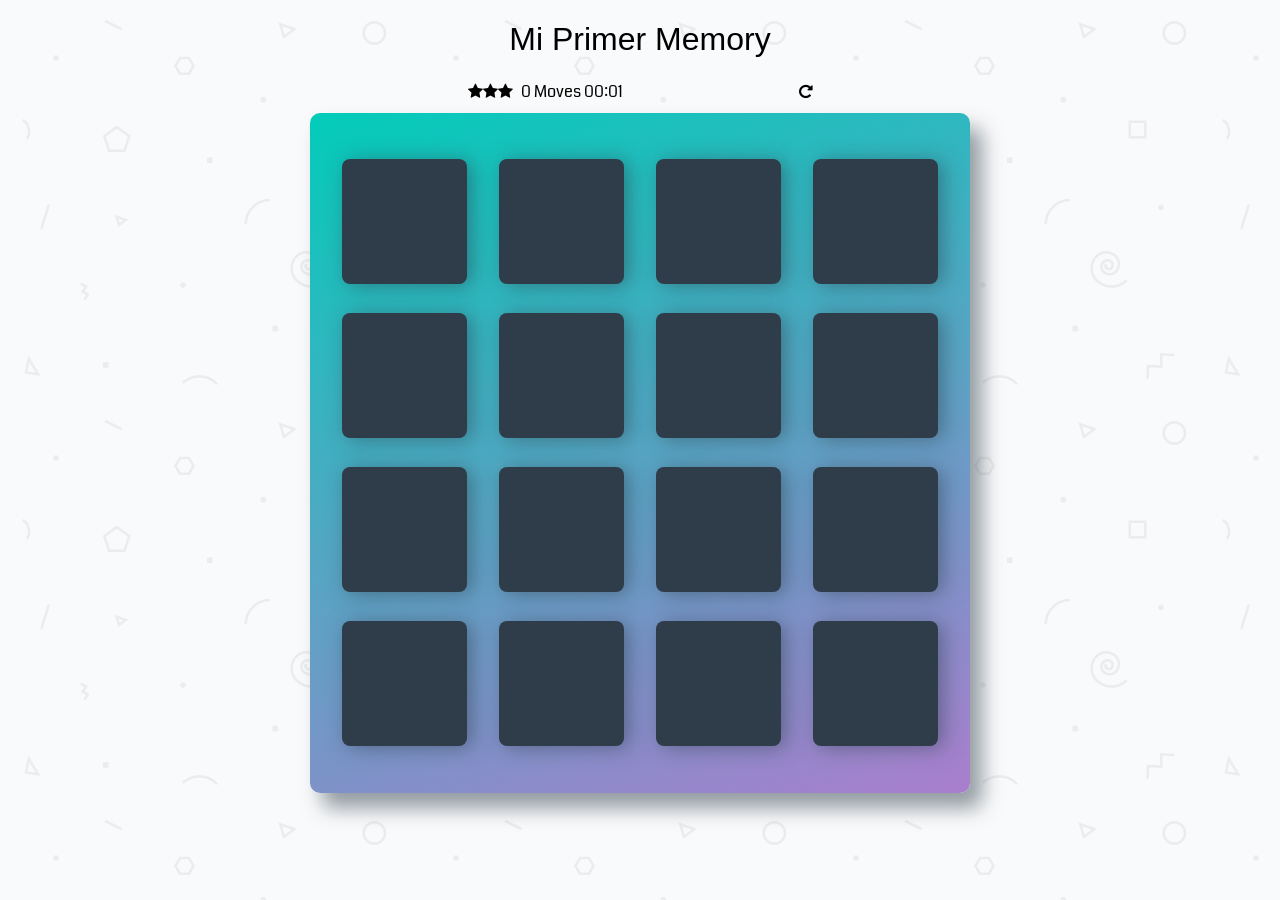
<file: index.html>
<!doctype html>
<html lang="es">
<head>
    <meta charset="utf-8">
    <title>Mi Primer Memory</title>
    <meta name="description" content="">
    <link rel="stylesheet prefetch" href="https://maxcdn.bootstrapcdn.com/font-awesome/4.6.1/css/font-awesome.min.css">
    <link rel="stylesheet prefetch" href="https://fonts.googleapis.com/css?family=Coda">
    <link rel="stylesheet" href="css/app.css">
    <script src="js/app.js" defer></script>  
    <script src="https://ajax.googleapis.com/ajax/libs/jquery/3.6.0/jquery.min.js"></script>
</head>
<body>

    <div class="container">
        <header>
            <h1>Mi Primer Memory</h1>
        </header>

        <section class="score-panel">
            <ul id="stars" class="stars">
                <!-- Stars to be created by js createStars() function -->
            </ul>

            <span id="counter" class="moves">0</span> Moves
            <span id="timer" class="timer">0:00</span>

            <div class="restart">
                <span class="fa fa-repeat"></span>
            </div>
        </section>

        <ul id="board" class="deck">
            <!-- Cards to by generated by js createBoard() function -->
        </ul>
    </div>
</body>
</html>
</file>
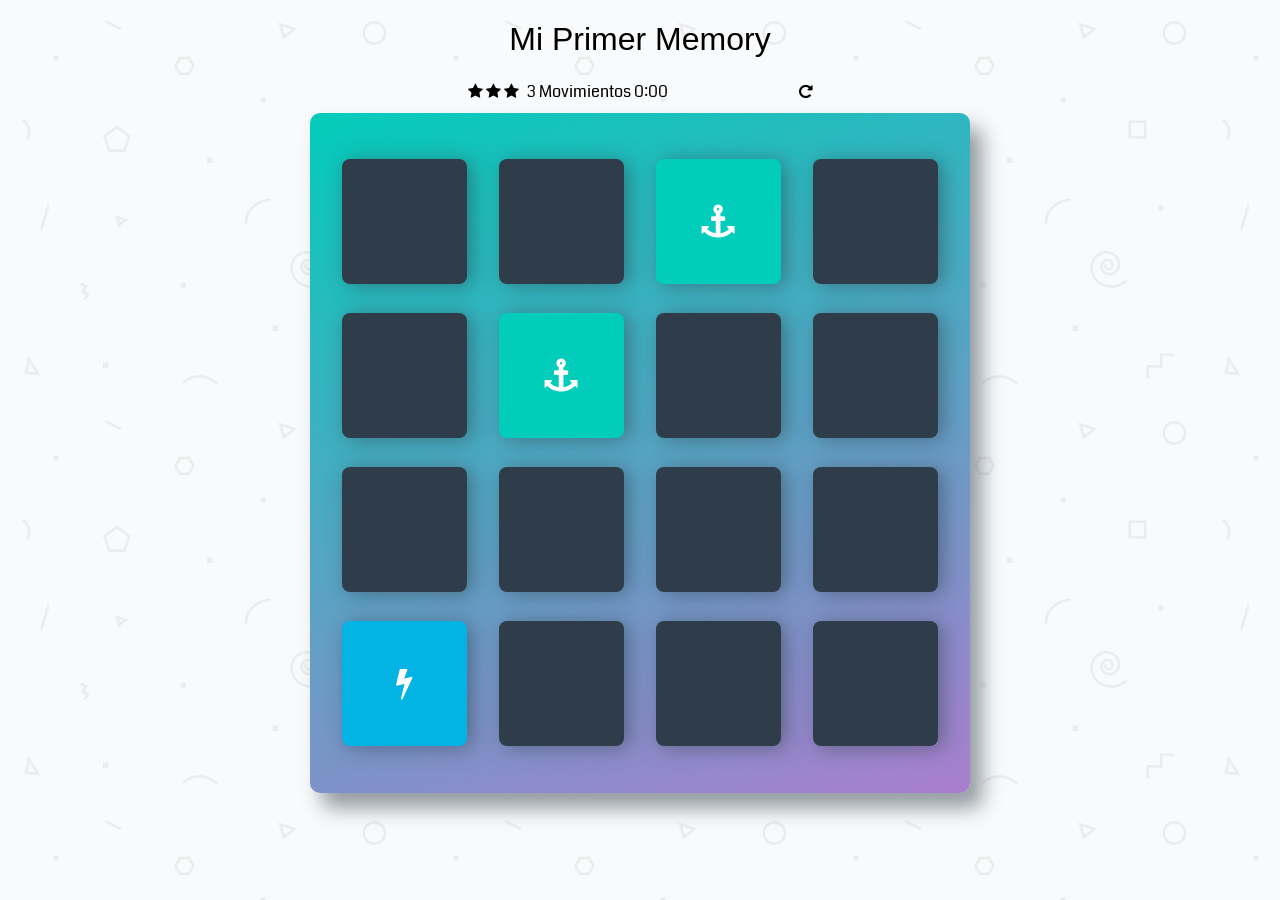
<file: indexEstatico.html>
<!doctype html>
<html lang="es">
<head>
    <meta charset="utf-8">
    <title>Mi Primer Memory</title>
    <meta name="description" content="">
    <link rel="stylesheet prefetch" href="https://maxcdn.bootstrapcdn.com/font-awesome/4.6.1/css/font-awesome.min.css">
    <link rel="stylesheet prefetch" href="https://fonts.googleapis.com/css?family=Coda">
    <link rel="stylesheet" href="css/app.css">
</head>
<body>

    <div class="container">
        <header>
            <h1>Mi Primer Memory</h1>
        </header>

        <section class="score-panel">
        	<ul class="stars">
        		<li><i class="fa fa-star"></i></li>
        		<li><i class="fa fa-star"></i></li>
        		<li><i class="fa fa-star"></i></li>
        	</ul>

        	<span class="moves">3</span> Movimientos
            <span id="timer" class="timer">0:00</span>

            <div class="restart">
                <span class="fa fa-repeat"></span>
        	</div>
        </section>

        <ul class="deck">
            <li class="card">
                <i class="fa fa-diamond"></i>
            </li>
            <li class="card">
                <i class="fa fa-paper-plane-o"></i>
            </li>
            <li class="card match">
                <i class="fa fa-anchor"></i>
            </li>
            <li class="card">
                <i class="fa fa-bolt"></i>
            </li>
            <li class="card">
                <i class="fa fa-cube"></i>
            </li>
            <li class="card match">
                <i class="fa fa-anchor"></i>
            </li>
            <li class="card">
                <i class="fa fa-leaf"></i>
            </li>
            <li class="card">
                <i class="fa fa-bicycle"></i>
            </li>
            <li class="card">
                <i class="fa fa-diamond"></i>
            </li>
            <li class="card">
                <i class="fa fa-bomb"></i>
            </li>
            <li class="card">
                <i class="fa fa-leaf"></i>
            </li>
            <li class="card">
                <i class="fa fa-bomb"></i>
            </li>
            <li class="card open show">
                <i class="fa fa-bolt"></i>
            </li>
            <li class="card">
                <i class="fa fa-bicycle"></i>
            </li>
            <li class="card">
                <i class="fa fa-paper-plane-o"></i>
            </li>
            <li class="card">
                <i class="fa fa-cube"></i>
            </li>
        </ul>
    </div>
</body>
</html>
</file>
<file: css/app.css>
html {
    box-sizing: border-box;
}

*,
*::before,
*::after {
    box-sizing: inherit;
}

html,
body {
    width: 100%;
    height: 100%;
    margin: 0;
    padding: 0;
}

body {
    background: #ffffff url('../img/geometry2.png'); /* Background pattern from Subtle Patterns */
    font-family: 'Coda', cursive;
}

.container {
    display: flex;
    justify-content: center;
    align-items: center;
    flex-direction: column;
}

h1 {
    font-family: 'Open Sans', sans-serif;
    font-weight: 300;
}

/*
 * Styles for the deck of cards
 */

.deck {
    width: 660px;
    min-height: 680px;
    background: linear-gradient(160deg, #02ccba 0%, #aa7ecd 100%);
    padding: 32px;
    border-radius: 10px;
    box-shadow: 12px 15px 20px 0 rgba(46, 61, 73, 0.5);
    display: flex;
    flex-wrap: wrap;
    justify-content: space-between;
    align-items: center;
    margin: 0 0 3em;
}

.deck .card {
    height: 125px;
    width: 125px;
    background: #2e3d49;
    font-size: 0;
    color: #ffffff;
    border-radius: 8px;
    cursor: pointer;
    display: flex;
    justify-content: center;
    align-items: center;
    box-shadow: 5px 2px 20px 0 rgba(46, 61, 73, 0.5);
}

.deck .card.open {
    transform: rotateY(0);
    background: #02b3e4;
    cursor: default;
}

.deck .card.show {
    font-size: 33px;
}

.deck .card.match {
    cursor: default;
    background: #02ccba;
    font-size: 33px;
}

.deck .card.failed {

    cursor: default;

    background: #ba1416;

    font-size: 50px;

}

/*
 * Styles for the Score Panel
 */

.score-panel {
    text-align: left;
    width: 345px;
    margin-bottom: 10px;
}

.score-panel .stars {
    margin: 0;
    padding: 0;
    display: inline-block;
    margin: 0 5px 0 0;
}

.score-panel .stars li {
    list-style: none;
    display: inline-block;
}

.score-panel .restart {
    float: right;
    cursor: pointer;
}
</file>
